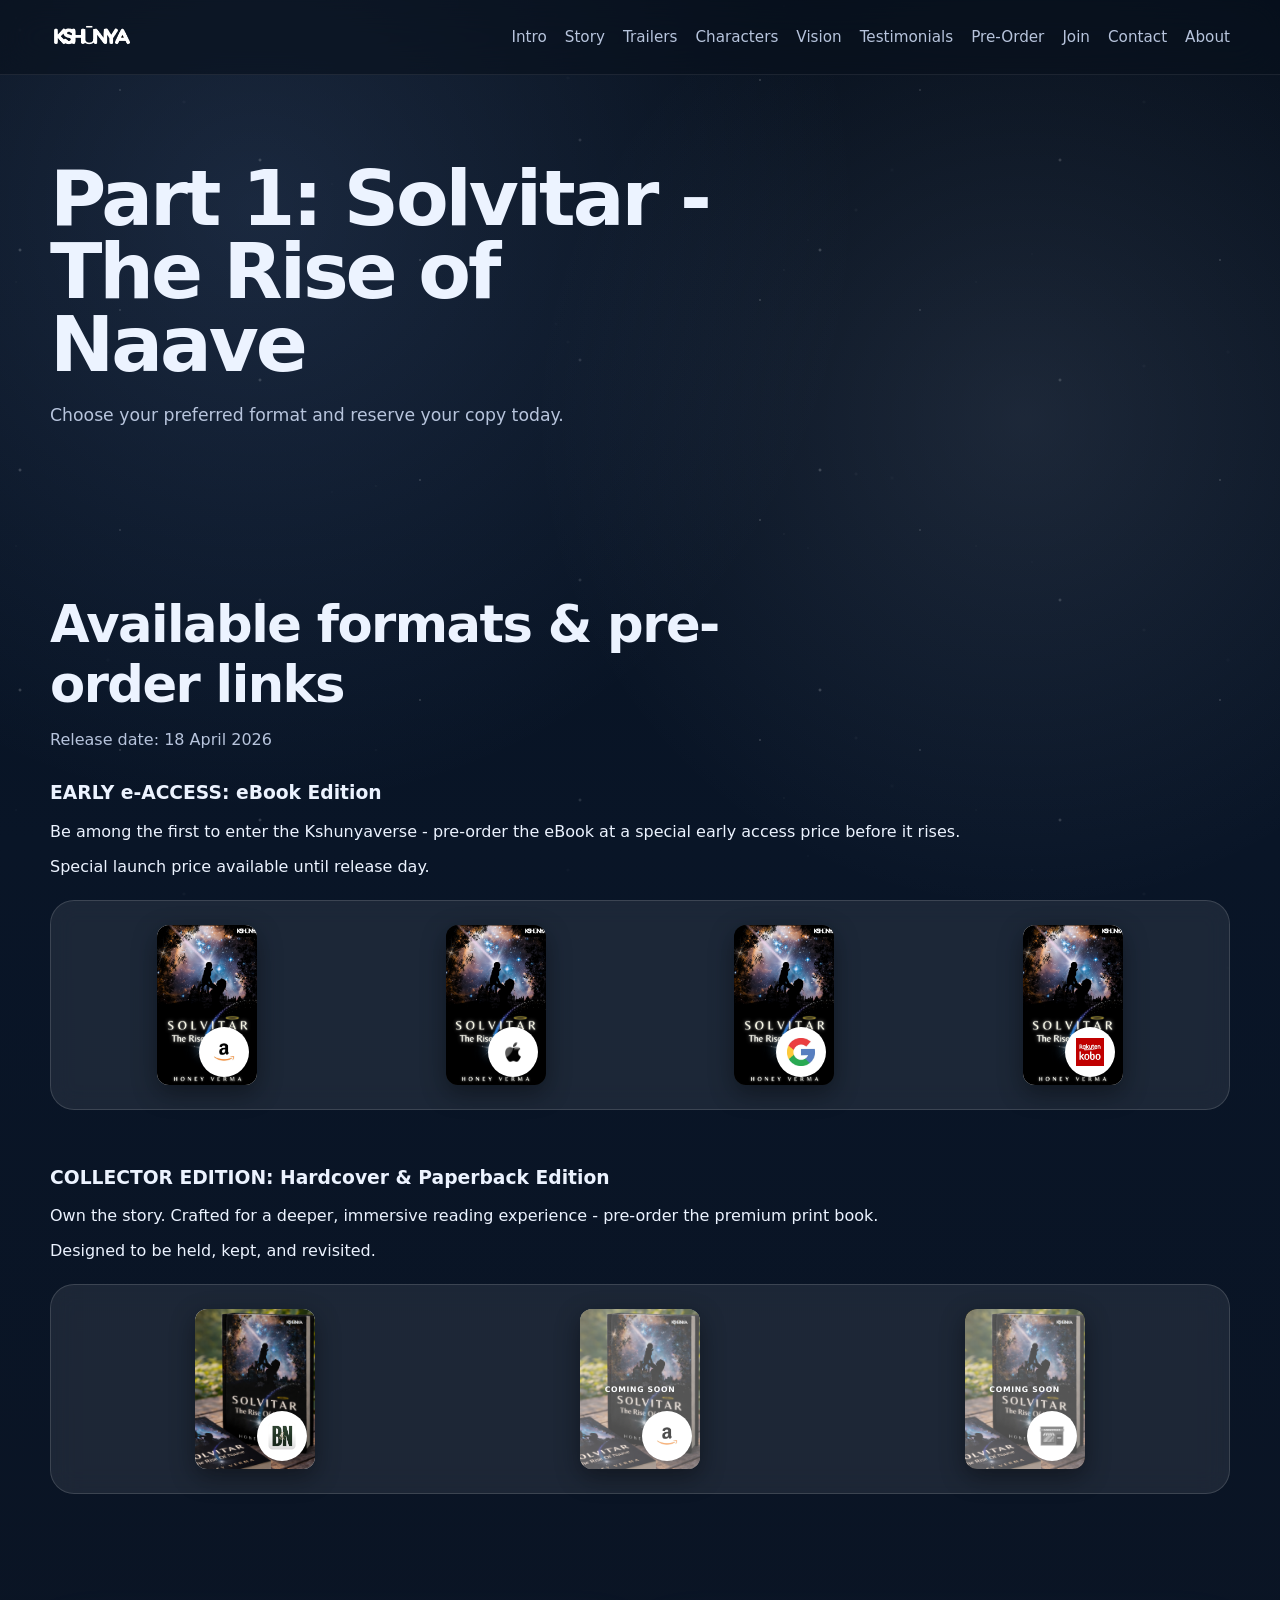
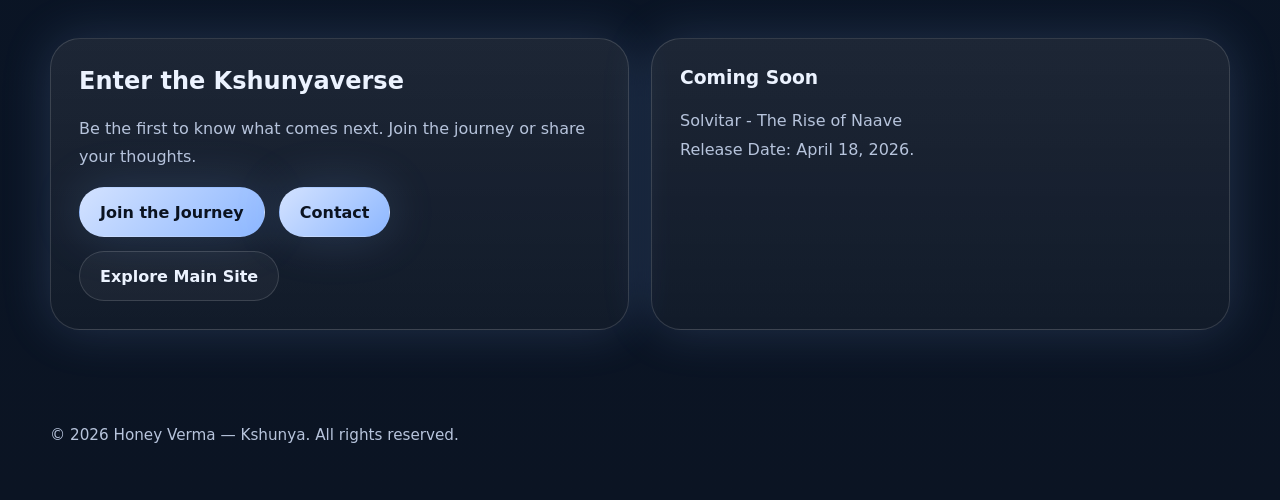
<file: preorder.html>
<!DOCTYPE html>
<html lang="en">
<head>
  <meta charset="UTF-8" />
  <meta name="viewport" content="width=device-width, initial-scale=1.0" />
  <title>Pre-Order | Solvitar - The Rise of Naave</title>
  <meta name="description" content="Pre-order Solvitar - The Rise of Naave in eBook format and explore upcoming collector editions.">
  <link rel="canonical" href="https://www.kshunyaverse.com/preorder.html" />
  <meta property="og:type" content="website" />
  <meta property="og:site_name" content="Kshunyaverse" />
  <meta property="og:locale" content="en_US" />
  <meta property="og:title" content="Pre-Order | Solvitar - The Rise of Naave" />
  <meta property="og:description" content="Pre-order Solvitar - The Rise of Naave in eBook format and explore upcoming collector editions." />
  <meta property="og:url" content="https://www.kshunyaverse.com/preorder.html" />
  <meta property="og:image" content="https://www.kshunyaverse.com/illustrations/bookCover.png" />
  <meta property="og:image:width" content="1200" />
  <meta property="og:image:height" content="630" />
  <meta property="og:image:type" content="image/png" />
  <meta property="og:image:alt" content="Solvitar - The Rise of Naave book cover" />
  <meta name="twitter:card" content="summary_large_image" />
  <meta name="twitter:url" content="https://www.kshunyaverse.com/preorder.html" />
  <meta name="twitter:title" content="Pre-Order | Solvitar - The Rise of Naave" />
  <meta name="twitter:description" content="Pre-order Solvitar - The Rise of Naave in eBook format and explore upcoming collector editions." />
  <meta name="twitter:image" content="https://www.kshunyaverse.com/illustrations/bookCover.png" />
  <meta name="twitter:image:alt" content="Solvitar - The Rise of Naave book cover" />
  <link rel="stylesheet" href="styles.css" />
  <script type="application/ld+json">
    {
    "@context": "https://schema.org",
    "@type": "Book",
    "name": "The Rise of Naave",
    "author": {
        "@type": "Person",
        "name": "Kshunya"
    },
    "genre": "Graphic Novel",
    "about": [
        {"@type": "Thing", "name": "Solvitar"},
        {"@type": "Thing", "name": "Naave"},
        {"@type": "Thing", "name": "Dr.Reke"}
    ],
    "publisher": {
        "@type": "Organization",
        "name": "Kshunyaverse"
    }
    }
    </script>
</head>
<body>
  <div class="stars"></div>

  <header class="nav">
    <div class="container nav-inner">
      <a href="index.html#top" class="brand">
        <img class="brand-logo" src="./illustrations/kshunya.png" alt="Kshunya" />
      </a>
      <nav class="nav-links">
        <a href="index.html#intro">Intro</a>
        <a href="index.html#story">Story</a>
        <a href="index.html#trailers">Trailers</a>
        <a href="index.html#characters">Characters</a>
        <a href="index.html#vision">Vision</a>
        <a href="index.html#testimonials">Testimonials</a>
        <a href="preorder.html">Pre-Order</a>
        <a href="#" class="btn-join">Join</a>
        <a href="#" class="btn-contact">Contact</a>
        <a href="index.html#about">About</a>
      </nav>
    </div>
  </header>

  <main id="top">
    <section class="hero">
      <div class="container">
        <div class="section-head reveal">
          <h1 style="max-width:none;">Part 1: Solvitar - The Rise of Naave</h1>
          <p>Choose your preferred format and reserve your copy today.</p>
        </div>
      </div>
    </section>

    <section id="available">
      <div class="container">
        <div class="section-head reveal">
          <h2>Available formats & pre-order links</h2>
          <p>Release date: 18 April 2026</p>
        </div>

        <div>
          <h3>EARLY e-ACCESS: eBook Edition</h3>
          <p>Be among the first to enter the Kshunyaverse - pre-order the eBook at a special early access price before it rises.</p>
          <p>Special launch price available until release day.</p>
          <div class="card available-grid">
            <div class="store-card reveal amazon-card">
              <a href="https://kdpbook.link/for/B0GTPSJ58J" target="_blank" rel="noopener noreferrer" aria-label="Amazon KDP eBook cover">
                <img src="./illustrations/bookCover.png" alt="Book Cover" class="book-cover-small" />
              </a>
              <a href="https://kdpbook.link/for/B0GTPSJ58J" target="_blank" rel="noopener noreferrer" aria-label="Amazon KDP eBook" class="store-logo-overlay">
                <img src="./logos/amazonIcon.png" alt="Amazon" />
              </a>
            </div>

            <div class="store-card reveal apple-card">
              <a href="https://geo.itunes.apple.com/gb/book/solvitar-the-rise-of-naave/id6761419343" target="_blank" rel="noopener noreferrer" aria-label="Apple Books cover">
                <img src="./illustrations/bookCover.png" alt="Book Cover" class="book-cover-small" />
              </a>
              <a href="https://geo.itunes.apple.com/gb/book/solvitar-the-rise-of-naave/id6761419343" target="_blank" rel="noopener noreferrer" aria-label="Apple Books" class="store-logo-overlay">
                <img src="./logos/appleIcon.png" alt="Apple" />
              </a>
            </div>

            <div class="store-card reveal google-card">
              <a href="https://play.google.com/store/books/details?id=gTzNEQAAQBAJ&pli=1" target="_blank" rel="noopener noreferrer" aria-label="Google Books cover">
                <img src="./illustrations/bookCover.png" alt="Book Cover" class="book-cover-small" />
              </a>
              <a href="https://play.google.com/store/books/details?id=gTzNEQAAQBAJ&pli=1" target="_blank" rel="noopener noreferrer" aria-label="Google Books" class="store-logo-overlay">
                <img src="./logos/googleIcon.png" alt="Google" />
              </a>
            </div>

            <div class="store-card reveal kobo-card">
              <a href="https://www.kobo.com/ww/en/ebook/solvitar-the-rise-of-naave?sId=f99e2381-124f-439b-b4d4-d04a3a6e9999" target="_blank" rel="noopener noreferrer" aria-label="Kobo cover">
                <img src="./illustrations/bookCover.png" alt="Book Cover" class="book-cover-small" />
              </a>
              <a href="https://www.kobo.com/ww/en/ebook/solvitar-the-rise-of-naave?sId=f99e2381-124f-439b-b4d4-d04a3a6e9999" target="_blank" rel="noopener noreferrer" aria-label="Kobo" class="store-logo-overlay">
                <img src="./logos/koboIcon.png" alt="Kobo" />
              </a>
            </div>
          </div>
        </div>

        <br />
        <br />

        <div>
          <h3>COLLECTOR EDITION: Hardcover & Paperback Edition</h3>
          <p>Own the story. Crafted for a deeper, immersive reading experience - pre-order the premium print book.</p>
          <p>Designed to be held, kept, and revisited.</p>
          <div class="card available-grid secondary-available-grid">
            <div class="store-card reveal barnes-nobel-card">
              <a href="https://www.barnesandnoble.com/w/solvitar-the-rise-of-naave-honey-verma/1149882789" target="_blank" rel="noopener noreferrer" aria-label="Barnes & Noble cover">
                <img src="./illustrations/hardCover.png" alt="Book Cover" class="book-cover-small-print" />
              </a>
              <a href="https://www.barnesandnoble.com/w/solvitar-the-rise-of-naave-honey-verma/1149882789" target="_blank" rel="noopener noreferrer" aria-label="Barnes & Noble" class="store-logo-overlay">
                <img src="./logos/barnes-and-noble.png" alt="Barnes & Noble" />
              </a>
            </div>

            <div class="store-card reveal amazon-card">
              <div aria-label="Amazon cover" role="img">
                <img src="./illustrations/hardCover.png" alt="Book Cover" class="book-cover-small-print" />
              </div>
              <div aria-label="Amazon" class="store-logo-overlay" role="img">
                <img src="./logos/amazonIcon.png" alt="Amazon" />
              </div>
              <div class="coming-soon-mask">Coming Soon</div>
            </div>

            <div class="store-card reveal google-card">
              <div aria-label="Google cover" role="img">
                <img src="./illustrations/hardCover.png" alt="Book Cover" class="book-cover-small-print" />
              </div>
              <div aria-label="Google" class="store-logo-overlay" role="img">
                <img src="./logos/bookStore.png" alt="Google" />
              </div>
              <div class="coming-soon-mask">Coming Soon</div>
            </div>
          </div>
        </div>
      </div>
    </section>

    <section>
      <div class="container cta-grid">
        <div class="cta-box reveal">
          <h2 style="margin-top:0;">Enter the Kshunyaverse</h2>
          <p style="color:var(--muted); line-height:1.75;">
            Be the first to know what comes next. Join the journey or share your thoughts.
          </p>
          <div class="hero-actions">
            <a href="#" class="btn btn-primary btn-join">Join the Journey</a>
            <a class="btn btn-primary btn-contact" href="#">Contact</a>
            <a class="btn btn-secondary" href="index.html#top">Explore Main Site</a>
          </div>
        </div>
        <div class="cta-box reveal">
          <h3 style="margin-top:0;">Coming Soon</h3>
          <p style="color:var(--muted); line-height:1.8; margin:0;">Solvitar - The Rise of Naave<br />Release Date: April 18, 2026.</p>
        </div>
      </div>
    </section>

    <div id="join-modal" class="modal" aria-hidden="true">
      <div class="modal-backdrop" data-modal-close></div>
      <div class="modal-content" role="dialog" aria-modal="true" aria-label="Join the list">
        <button type="button" class="modal-close" aria-label="Close">x</button>
        <div class="modal-body">
          <h3>Join the list</h3>
          <p>Submit the form below and we'll notify you when new book launches.</p>
          <iframe id="join-form" src="https://docs.google.com/forms/d/e/1FAIpQLSfUXX-YgB81C_dfRsbbJ611baVwpn4C3yfqafivd_DfNPSOYA/viewform?usp=dialog" frameborder="0" allowfullscreen></iframe>
          <div class="modal-status" aria-live="polite"></div>
        </div>
      </div>
    </div>

    <div id="contact-modal" class="modal" aria-hidden="true">
      <div class="modal-backdrop" data-modal-close></div>
      <div class="modal-content" role="dialog" aria-modal="true" aria-label="Contact Us">
        <button type="button" class="modal-close" aria-label="Close">x</button>
        <div class="modal-body">
          <h3>Contact Us</h3>
          <p>Have questions, feedback, or just want to say hi? Reach out to us using the form below.</p>
          <iframe id="contact-form" src="https://docs.google.com/forms/d/e/1FAIpQLSdtPMQLyelVuLOmg_-yyrxJIGSr80XxqfY_9Hjvm3jRWooEPA/viewform?usp=dialog" frameborder="0" allowfullscreen></iframe>
          <div class="modal-status" aria-live="polite"></div>
        </div>
      </div>
    </div>
  </main>

  <footer class="footer">
    <div class="container">
      © <span id="year"></span> Honey Verma — Kshunya. All rights reserved.
    </div>
  </footer>

  <script src="script.js"></script>
</body>
</html>
</file>
<file: styles.css>
:root {
  --bg: #08111f;
  --bg-soft: #0f1c30;
  --card: rgba(255,255,255,0.08);
  --line: rgba(255,255,255,0.14);
  --text: #ecf3ff;
  --muted: #b7c4dc;
  --accent: #8db7ff;
  --accent-2: #d3e2ff;
  --glow: 0 0 50px rgba(141,183,255,0.18);
  --radius: 24px;
  --max: 1180px;
}

* { box-sizing: border-box; }
html { scroll-behavior: smooth; }
body {
  margin: 0;
  font-family: Inter, ui-sans-serif, system-ui, -apple-system, BlinkMacSystemFont, "Segoe UI", sans-serif;
  background:
    radial-gradient(circle at 20% 10%, rgba(141,183,255,0.14), transparent 28%),
    radial-gradient(circle at 80% 20%, rgba(211,226,255,0.10), transparent 25%),
    linear-gradient(180deg, #07101d 0%, #091527 40%, #0b1423 100%);
  color: var(--text);
  overflow-x: hidden;
}

a { color: inherit; text-decoration: none; }
img { max-width: 100%; display: block; }

.stars, .stars::before, .stars::after {
  position: fixed;
  inset: 0;
  content: "";
  pointer-events: none;
  background-image:
    radial-gradient(2px 2px at 20px 30px, rgba(255,255,255,0.8), transparent),
    radial-gradient(1.5px 1.5px at 120px 90px, rgba(255,255,255,0.6), transparent),
    radial-gradient(2px 2px at 260px 160px, rgba(255,255,255,0.7), transparent),
    radial-gradient(1.5px 1.5px at 420px 40px, rgba(255,255,255,0.7), transparent),
    radial-gradient(2px 2px at 580px 140px, rgba(255,255,255,0.55), transparent),
    radial-gradient(1.5px 1.5px at 760px 80px, rgba(255,255,255,0.75), transparent);
  background-size: 800px 220px;
  animation: drift 60s linear infinite;
  opacity: 0.35;
}
.stars::before { animation-duration: 90s; opacity: 0.20; transform: scale(1.2); }
.stars::after { animation-duration: 120s; opacity: 0.12; transform: scale(1.4); }
@keyframes drift { from { transform: translateY(0); } to { transform: translateY(220px); } }

.container { width: min(var(--max), calc(100% - 32px)); margin: 0 auto; }

.banner {
  position: relative;
  width: 100%;
  overflow: hidden;
  background: #000;
  
}

.banner video {
  width: 100%;
  object-fit: cover;
  display: block;
}

.nav {
  position: sticky;
  top: 0;
  z-index: 10;
  backdrop-filter: blur(18px);
  background: rgba(7, 16, 29, 0.58);
  border-bottom: 1px solid rgba(255,255,255,0.08);
}
.nav-inner {
  display: flex;
  align-items: center;
  justify-content: space-between;
  min-height: 74px;
  gap: 24px;
}
.brand {
  display: flex;
  align-items: center;
  gap: 12px;
  font-weight: 700;
  letter-spacing: 0.08em;
  text-transform: uppercase;
}
.brand-mark {
  width: 20px;
  height: 40px;
  border-radius: 50%;
  background: radial-gradient(circle at 35% 35%, var(--accent-2), var(--accent));
  box-shadow: var(--glow);
  position: relative;
}
.brand-mark::after {
  content: "";
  position: absolute;
  inset: 10px;
  border-radius: 50%;
  background: var(--bg);
}
.brand-logo {
  height: 28px;
  width: auto;
  display: block;
  object-fit: contain;
}.nav-links {
  display: flex;
  gap: 18px;
  flex-wrap: wrap;
  color: var(--muted);
  font-size: 0.95rem;
}
.nav-links a:hover { color: var(--text); }

.hero {
  position: relative;
  padding: 88px 0 64px;
}
.hero-grid {
  display: grid;
  grid-template-columns: 1.1fr 0.9fr;
  gap: 32px;
}
.eyebrow {
  display: inline-flex;
  padding: 8px 14px;
  border-radius: 999px;
  border: 1px solid var(--line);
  background: rgba(255,255,255,0.04);
  color: var(--accent-2);
  font-size: 0.85rem;
  margin-bottom: 18px;
}
h1 {
  font-size: clamp(2.6rem, 6vw, 5.5rem);
  line-height: 0.95;
  margin: 0 0 18px;
  letter-spacing: -0.04em;
  max-width: 10ch;
}
.hero p {
  font-size: 1.08rem;
  color: var(--muted);
  line-height: 1.7;
  max-width: 62ch;
  margin: 0 0 26px;
}
.hero-actions {
  display: flex;
  gap: 14px;
  flex-wrap: wrap;
}
.btn {
  display: inline-flex;
  align-items: center;
  justify-content: center;
  min-height: 50px;
  padding: 0 20px;
  border-radius: 999px;
  border: 1px solid transparent;
  transition: 0.25s ease;
  font-weight: 600;
}
.btn-primary {
  background: linear-gradient(135deg, var(--accent-2), var(--accent));
  color: #0b1320;
  box-shadow: var(--glow);
}
.btn-primary:hover { transform: translateY(-2px); }
.btn-secondary {
  border-color: var(--line);
  background: rgba(255,255,255,0.04);
  color: var(--text);
}
.btn-secondary:hover { background: rgba(255,255,255,0.08); }

.hero-card {
  border-radius: 32px;
  padding: 32px;
  min-height: 780px;
  position: relative;
  overflow: hidden;
  background: radial-gradient(circle at top, rgba(59,248,255,0.22), rgba(4,6,18,0.85) 65%);
  border: 1px solid rgba(59,248,255,0.18);
  box-shadow: var(--shadow), 0 0 40px rgba(59,248,255,0.18);
  display: flex;
  flex-direction: column;
  justify-content: center;
  align-items: center;
}

.book-carousel {
  width: 100%;
  flex: 1;
  min-height: 480px;
  display: flex;
  justify-content: center;
  align-items: center;
  margin-bottom: 20px;
  overflow: hidden;
}

.carousel-track {
  position: relative;
  width: max-content;
  min-width: 100%;
  height: 100%;
  display: flex;
  transition: transform 0.8s ease;
  will-change: transform;
}

.carousel-slide {
  position: relative;
  flex: 0 0 100%;
  width: 100%;
  height: 100%;
  display: flex;
  flex-direction: column;
  justify-content: center;
  align-items: center;
  gap: 18px;
  overflow: hidden;
  backface-visibility: hidden;
  -webkit-font-smoothing: antialiased;
  text-rendering: optimizeLegibility;
  transform: translateZ(0);
}

.book-cover {
  width: clamp(280px, 45vw, 560px);
  max-height: 520px;
  aspect-ratio: 8 / 12;
  border-radius: 18px;
  border: 2px solid rgba(255,255,255,0.22);
  box-shadow: 0 32px 90px rgba(0,0,0,0.60);
  background-position: center;
  background-repeat: no-repeat;
  background-size: contain;
}

.book-cover-1 {
  background-image: url('./illustrations/bookCover.png');
}

.book-cover-2 {
  background-image: url('./illustrations/bookCover2.png');
}

.naave-13 {
  width: 92px;
  height: 92px;
  border-radius: 50%;
  display: grid;
  place-items: center;
  font-size: 1.6rem;
  font-weight: 700;
  background: linear-gradient(135deg, rgba(211,226,255,0.9), rgba(141,183,255,0.7));
  color: #07101d;
  margin-bottom: 18px;
  box-shadow: var(--glow);
  background-image: url('./illustrations/NaaveFace.png');
  background-position: center;
  background-repeat: no-repeat;
  background-size: contain;
}

.ita-36 {
  width: 92px;
  height: 92px;
  border-radius: 50%;
  display: grid;
  place-items: center;
  font-size: 1.6rem;
  font-weight: 700;
  background: linear-gradient(135deg, rgba(211,226,255,0.9), rgba(141,183,255,0.7));
  color: #07101d;
  margin-bottom: 18px;
  box-shadow: var(--glow);
  background-image: url('./illustrations/ItaFace.png');
  background-position: center;
  background-repeat: no-repeat;
  background-size: contain;
}

.reke-39 {
  width: 92px;
  height: 92px;
  border-radius: 50%;
  display: grid;
  place-items: center;
  font-size: 1.6rem;
  font-weight: 700;
  background: linear-gradient(135deg, rgba(211,226,255,0.9), rgba(141,183,255,0.7));
  color: #07101d;
  margin-bottom: 18px;
  box-shadow: var(--glow);
  background-image: url('./illustrations/Rekeface.png');
  background-position: center;
  background-repeat: no-repeat;
  background-size: contain;
}

.coming-soon-overlay {
  position: absolute;
  inset: 0;
  display: flex;
  align-items: center;
  justify-content: center;
  background: rgba(0, 0, 0, 0.45);
  border-radius: 12px;
  font-size: 1.2rem;
  font-weight: 700;
  color: var(--accent-2);
  letter-spacing: 0.05em;
  backdrop-filter: blur(2px);
}

.quote {
  width: 100%;
  padding: 18px;
  border-radius: 20px;
  background: rgba(7,16,29,0.55);
  border: 1px solid var(--line);
  color: var(--muted);
  line-height: 1.6;
  font-size: 0.95rem;
  text-align: center;
  margin-top: auto;
}

/* Modal (Join list) */
.modal {
  position: fixed;
  inset: 0;
  display: none;
  align-items: center;
  justify-content: center;
  padding: 28px;
  z-index: 1000;
}
.modal.open {
  display: flex;
}
.modal-backdrop {
  position: absolute;
  inset: 0;
  background: rgba(0, 0, 0, 0.75);
  backdrop-filter: blur(12px);
}
.modal-content {
  position: relative;
  width: min(640px, 100%);
  max-width: 940px;
  max-height: 90vh;
  background: rgba(7, 16, 29, 0.95);
  border-radius: 24px;
  padding: 24px;
  border: 1px solid rgba(255,255,255,0.14);
  box-shadow: 0 20px 60px rgba(0,0,0,0.55);
  overflow: hidden;
  display: flex;
  flex-direction: column;
}
.modal-close {
  position: absolute;
  top: 18px;
  right: 18px;
  width: 34px;
  height: 34px;
  border-radius: 50%;
  border: 1px solid rgba(255,255,255,0.22);
  background: rgba(0,0,0,0.35);
  color: var(--text);
  font-size: 1.2rem;
  cursor: pointer;
}
.modal-body {
  margin-top: 16px;
  overflow: auto;
  display: flex;
  flex-direction: column;
  gap: 14px;
}
.modal-body h3 {
  margin: 0;
  font-size: 1.6rem;
}
.modal-body p {
  color: var(--muted);
  margin: 0;
}
#join-form {
  width: 100%;
  height: 520px;
  border-radius: 14px;
  border: 1px solid rgba(255,255,255,0.18);
}
#contact-form {
  width: 100%;
  height: 520px;
  border-radius: 14px;
  border: 1px solid rgba(255,255,255,0.18);
}
.modal-status {
  font-size: 0.95rem;
  color: var(--accent-2);
  min-height: 1.2em;
}

/* Available books links */
.available-grid {
  display: grid;
  grid-template-columns: repeat(auto-fit, minmax(90px, 1fr));
  gap: 24px;
  margin-top: 24px;
  justify-items: center;
}

.store-card {
  position: relative;
  display: inline-block;
  border-radius: 12px;
  overflow: hidden;
  cursor: pointer;
  transition: transform 0.25s ease;
  background: linear-gradient(135deg, #f8f9fa 0%, #e9ecef 100%);
  box-shadow: 0 8px 24px rgba(0, 0, 0, 0.4);
}

.amazon-card, .kobo-card {
  background: linear-gradient(135deg, #fefefe 0%, #f5f5f5 50%, #e8e8e8 100%);
  position: relative;
}

.amazon-card::before, .kobo-card::before {
  content: '';
  position: absolute;
  top: 0;
  left: 0;
  right: 0;
  bottom: 0;
  background: repeating-linear-gradient(
    90deg,
    transparent,
    transparent 2px,
    rgba(0,0,0,0.02) 2px,
    rgba(0,0,0,0.02) 4px
  );
  pointer-events: none;
}

.apple-card, .google-card {
  background: linear-gradient(135deg, #1a1a1a 0%, #2d2d2d 50%, #1a1a1a 100%);
  position: relative;
}

.apple-card::before, .google-card::before {
  content: '';
  position: absolute;
  top: 0;
  left: 0;
  right: 0;
  bottom: 0;
  background: radial-gradient(circle at center, rgba(255,255,255,0.1) 0%, transparent 70%);
  pointer-events: none;
}

.store-card:hover {
  transform: scale(1.05);
}

.book-cover-small {
  width: 100px;
  height: 160px;
  border-radius: 8px;
  object-fit: cover;
  display: block;
  position: relative;
  z-index: 1;
}

.book-cover-small-print {
  width: 120px;
  height: 160px;
  border-radius: 8px;
  object-fit: cover;
  display: block;
  position: relative;
  z-index: 1;
}

.store-logo-overlay {
  position: absolute;
  bottom: 8px;
  right: 8px;
  width: 50px;
  height: 50px;
  background: white;
  border-radius: 50%;
  display: flex;
  align-items: center;
  justify-content: center;
  box-shadow: 0 4px 12px rgba(0, 0, 0, 0.3);
  transition: transform 0.25s ease;
  z-index: 2;
}

.store-logo-overlay:hover {
  transform: scale(1.1);
}

.store-logo-overlay img {
  width: 28px;
  height: 28px;
  object-fit: contain;
}

.coming-soon-mask {
  position: absolute;
  inset: 0;
  display: flex;
  align-items: center;
  justify-content: center;
  background: rgba(255, 255, 255, 0.3);
  color: #fdfeff;
  font-size: 0.48rem;
  font-weight: 700;
  letter-spacing: 0.09em;
  text-transform: uppercase;
  z-index: 3;
  border-radius: 12px;
  pointer-events: none;
}

.available-links {
  background: rgba(255,255,255,0.08);
  border: 1px solid rgba(255,255,255,0.16);
  padding: 16px;
  border-radius: 18px;
}
.available-links h3 {
  margin: 0 0 8px;
  font-size: 1.15rem;
}
.available-links p {
  margin: 0 0 10px;
  color: var(--muted);
  font-size: 0.88rem;
}
.store-logos {
  display: flex;
  gap: 12px;
  align-items: center;
  flex-wrap: wrap;
}
.store-logos a {
  display: inline-flex;
  align-items: center;
  justify-content: center;
  width: auto;
  height: auto;
  text-decoration: none;
}
.store-logos a img {
  width: 100px;
  height: 100px;
  object-fit: contain;
}
.store-logos a span {
  color: var(--muted);
  font-size: 0.8rem;
  line-height: 1;
}

/* Trailers grid */
.trailers-grid {
  display: grid;
  grid-template-columns: repeat(auto-fit, minmax(260px, 1fr));
  gap: 22px;
  margin-top: 32px;
}

@media (max-width: 520px) {
  .trailers-grid {
    gap: 18px;
  }
}

.trailer-card {
  position: relative;
  background: var(--card);
  border: 1px solid var(--line);
  border-radius: 18px;
  overflow: hidden;
  cursor: pointer;
  transition: transform 0.25s ease, box-shadow 0.25s ease;
  display: flex;
  flex-direction: column;
  pointer-events: auto;
}

.trailer-card:hover {
  transform: translateY(-6px);
  box-shadow: 0 16px 42px rgba(0,0,0,0.35);
}

.trailer-thumbnail {
  position: relative;
  width: 100%;
  aspect-ratio: 16/9;
  max-height: 260px;
  overflow: hidden;
}

.trailer-thumbnail img {
  width: 100%;
  height: 100%;
  object-fit: cover;
  transition: transform 0.25s ease;
}

.trailer-card:hover .trailer-thumbnail img {
  transform: scale(1.04);
}

.play-button {
  position: absolute;
  inset: 0;
  display: grid;
  place-items: center;
  pointer-events: none;
}

.trailer-card h3 {
  margin: 18px 20px 8px;
  font-size: 1.15rem;
}

.trailer-card p {
  margin: 0 20px 18px;
  color: var(--muted);
  line-height: 1.45;
}

/* Video modal */
.video-modal {
  position: fixed;
  inset: 0;
  display: none;
  align-items: center;
  justify-content: center;
  background: rgba(0, 0, 0, 0.92);
  z-index: 1000;
}

.video-modal.open {
  display: flex;
}

.video-modal-backdrop {
  position: absolute;
  inset: 0;
}

.video-modal-content {
  position: relative;
  width: 100%;
  max-width: 1100px;
  max-height: 90vh;
  background: #000;
  border-radius: 12px;
  overflow: hidden;
  box-shadow: 0 22px 60px rgba(0,0,0,0.7);
}

.video-modal-close {
  position: absolute;
  top: 16px;
  right: 16px;
  width: 44px;
  height: 44px;
  border-radius: 50%;
  border: 1px solid rgba(255,255,255,0.4);
  background: rgba(0,0,0,0.6);
  color: white;
  font-size: 1.6rem;
  cursor: pointer;
  z-index: 10;
  display: grid;
  place-items: center;
  transition: transform 0.2s ease;
}

.video-modal-close:hover {
  transform: scale(1.05);
}

.video-modal-body {
  position: relative;
  width: 100%;
  padding-bottom: 56.25%;
  height: 0;
}

.video-container {
  position: absolute;
  inset: 0;
}

#video-iframe {
  width: 100%;
  height: 100%;
  border: 0;
}

.video-fallback {
  position: absolute;
  bottom: 18px;
  left: 0;
  width: 100%;
  padding: 0 18px;
  text-align: center;
  color: var(--muted);
  font-size: 0.95rem;
  pointer-events: none;
}

.video-fallback a {
  color: var(--accent-2);
  text-decoration: underline;
  pointer-events: auto;
}

@keyframes float {
  0%,100% { transform: translateY(0); }
  50% { transform: translateY(-14px); }
}
@keyframes spin { from { transform: rotate(0deg); } to { transform: rotate(360deg); } }

section { padding: 72px 0; }
.section-head {
  margin-bottom: 28px;
  max-width: 70ch;
}
.section-head h2 {
  font-size: clamp(2rem, 4vw, 3.4rem);
  margin: 0 0 12px;
  letter-spacing: -0.03em;
}
.section-head p {
  margin: 0;
  line-height: 1.75;
  color: var(--muted);
}

.story-grid,
.about-grid,
.cta-grid {
  display: grid;
  grid-template-columns: repeat(2, minmax(0, 1fr));
  gap: 22px;
}

.card {
  background: var(--card);
  border: 1px solid var(--line);
  border-radius: var(--radius);
  padding: 24px;
  backdrop-filter: blur(12px);
  transition: transform 0.35s ease, border-color 0.35s ease, background 0.35s ease;
}
.card:hover {
  transform: translateY(-4px);
  border-color: rgba(211,226,255,0.30);
  background: rgba(255,255,255,0.10);
}
.card h3 { margin: 0 0 12px; font-size: 1.2rem; }
.card p { margin: 0; color: var(--muted); line-height: 1.7; }

.characters-grid {
  display: grid;
  grid-template-columns: repeat(3, minmax(0, 1fr));
  gap: 20px;
}
.character-card {
  position: relative;
  min-height: 400px;
  overflow: hidden;
}
.character-avatar {
  width: 92px;
  height: 92px;
  border-radius: 50%;
  display: grid;
  place-items: center;
  font-size: 1.6rem;
  font-weight: 700;
  background: linear-gradient(135deg, rgba(211,226,255,0.9), rgba(141,183,255,0.7));
  color: #07101d;
  margin-bottom: 18px;
  box-shadow: var(--glow);
}
.character-title {
  display: flex;
  align-items: center;
  justify-content: space-between;
  gap: 12px;
  margin-bottom: 12px;
}
.bubble {
  position: absolute;
  left: 20px;
  right: 20px;
  bottom: 20px;
  transform: translateY(120%);
  opacity: 0;
  transition: 0.4s ease;
  padding: 16px;
  border-radius: 18px;
  background: rgba(7,16,29,0.75);
  border: 1px solid var(--line);
  color: var(--accent-2);
  line-height: 1.6;
}
.character-card:hover .bubble {
  transform: translateY(0);
  opacity: 1;
}

.vision {
  position: relative;
  overflow: hidden;
}
.vision-panel {
  padding: 28px;
  border: 1px solid var(--line);
  border-radius: 32px;
  background: linear-gradient(180deg, rgba(255,255,255,0.08), rgba(255,255,255,0.03));
  box-shadow: var(--glow);
}
.vision-list {
  display: grid;
  grid-template-columns: repeat(3, minmax(0, 1fr));
  gap: 18px;
  margin-top: 20px;
}
.vision-item {
  padding: 18px;
  border-radius: 20px;
  border: 1px solid var(--line);
  background: rgba(255,255,255,0.04);
}
.vision-item strong {
  display: block;
  margin-bottom: 10px;
  font-size: 1rem;
}
.vision-item span {
  color: var(--muted);
  line-height: 1.6;
  font-size: 0.96rem;
}

.testimonials-grid {
  display: grid;
  grid-template-columns: repeat(3, minmax(0, 1fr));
  gap: 18px;
}
.testimonial {
  min-height: 220px;
}
.testimonial p {
  font-size: 1rem;
  color: var(--text);
}
.testimonial footer {
  margin-top: 18px;
  color: var(--muted);
  font-size: 0.95rem;
}

.about-photo {
  min-height: 320px;
  border-radius: 32px;
  border: 1px solid var(--line);
  background:
    radial-gradient(circle at 30% 30%, rgba(211,226,255,0.26), transparent 24%),
    linear-gradient(145deg, rgba(255,255,255,0.07), rgba(255,255,255,0.03));
  background-image: url('./illustrations/honeyVerma.png');
  background-position: center;
  background-repeat: no-repeat;
  background-size: contain;
  box-shadow: var(--glow);
}

.cta-box {
  padding: 28px;
  border-radius: 30px;
  border: 1px solid var(--line);
  background: linear-gradient(180deg, rgba(255,255,255,0.08), rgba(255,255,255,0.03));
  box-shadow: var(--glow);
}
.footer {
  padding: 24px 0 56px;
  color: var(--muted);
  font-size: 0.95rem;
}

.reveal {
  opacity: 0;
  transform: translateY(28px);
  transition: opacity 0.8s ease, transform 0.8s ease;
}
.reveal.visible {
  opacity: 1;
  transform: translateY(0);
}

@media (max-width: 980px) {
  .hero-grid,
  .story-grid,
  .about-grid,
  .cta-grid,
  .characters-grid,
  .testimonials-grid,
  .vision-list {
    grid-template-columns: 1fr;
  }
  .hero-card { min-height: 680px; }
  .book-cover { height: min(420px, 55vh); width: auto; }
}

@media (max-width: 640px) {
  .nav-inner { padding: 10px 0; align-items: flex-start; }
  .nav-links { font-size: 0.9rem; gap: 12px; }
  .hero { padding-top: 56px; }
  h1 { max-width: 12ch; }
  .hero-actions { flex-direction: column; }
  .btn { width: 100%; }
}
</file>
